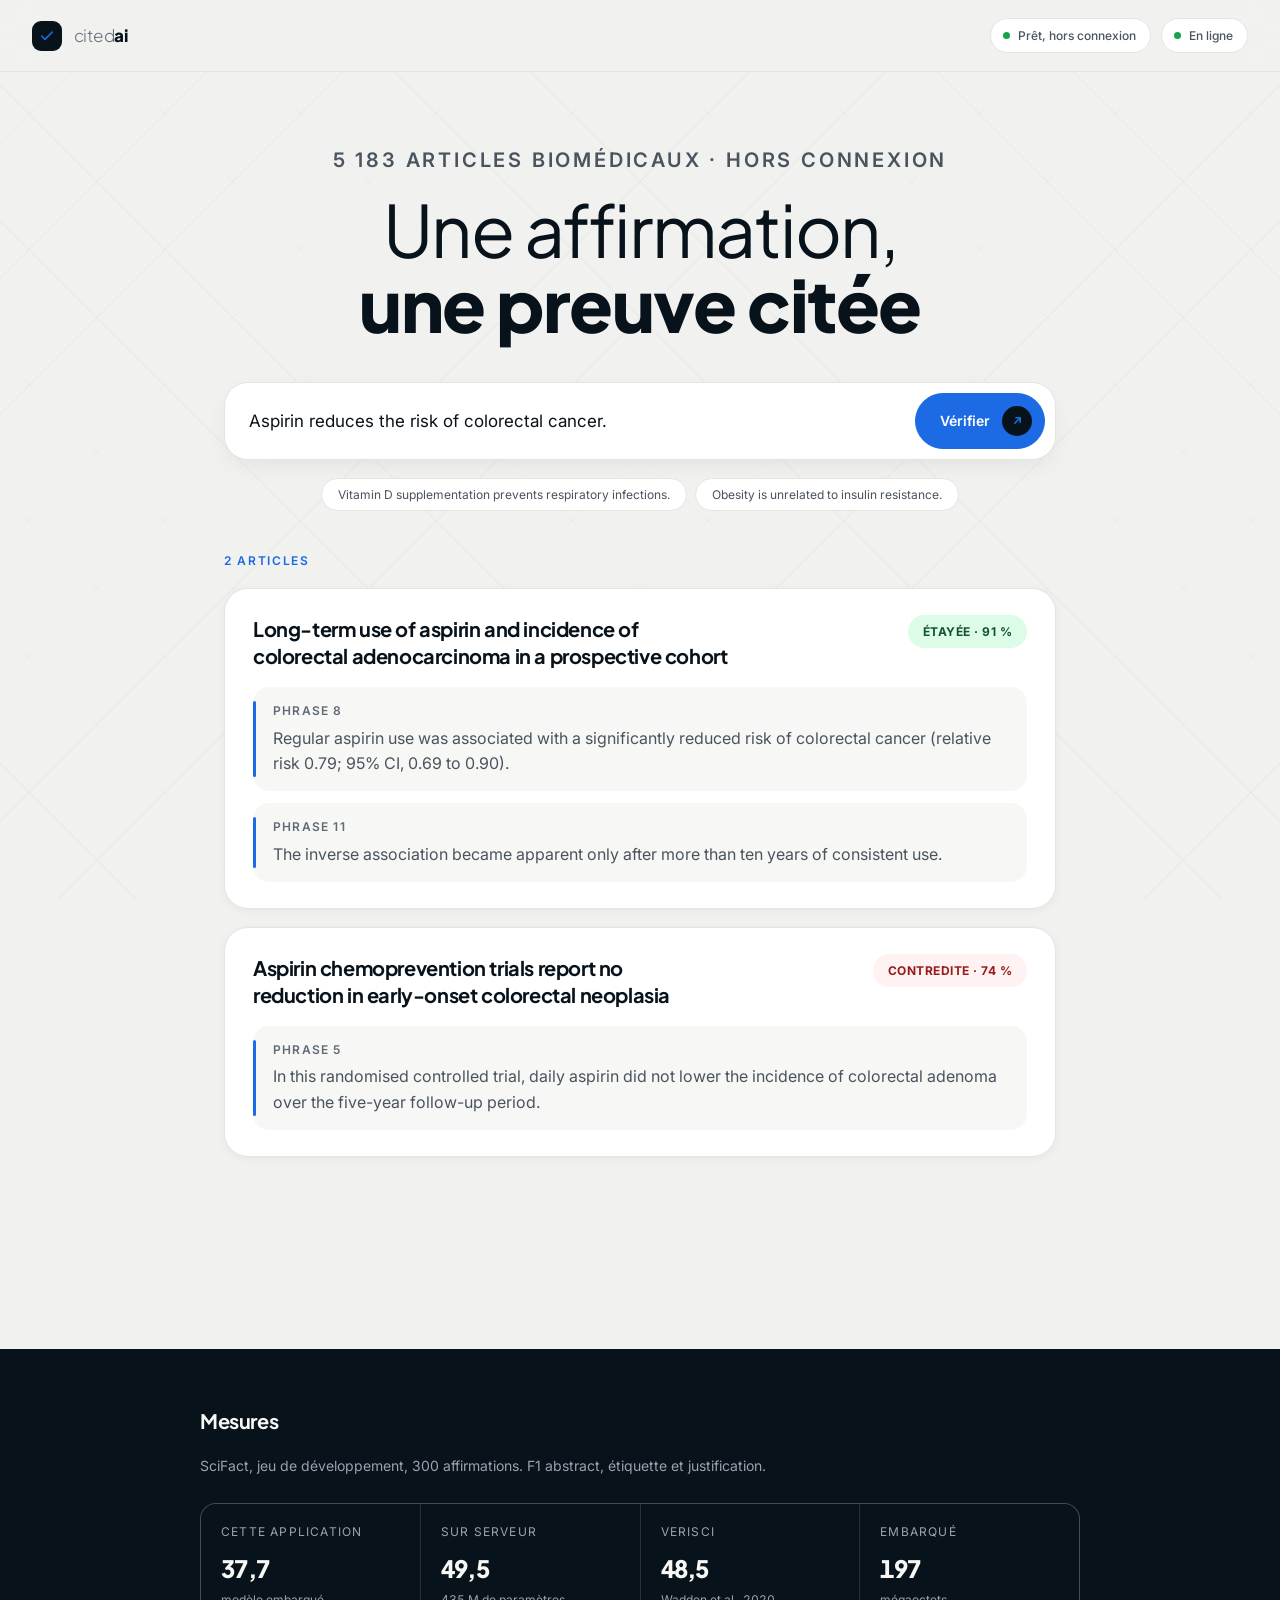
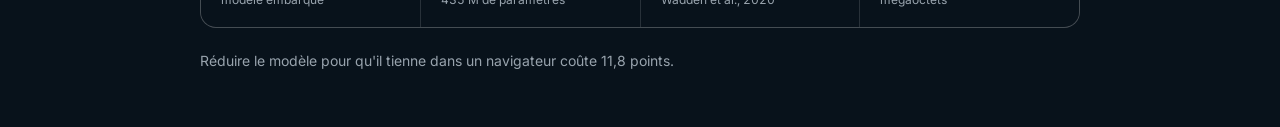
<file: app/apercu.html>
<!doctype html>
<html lang="fr">
<head>
<meta charset="utf-8">
<meta name="viewport" content="width=device-width, initial-scale=1">
<title>citedai — aperçu statique de l'interface</title>
<meta name="description" content="Vérifie une affirmation scientifique contre 5183 articles biomédicaux, hors connexion, en citant les phrases exactes.">
<link rel="preconnect" href="https://fonts.googleapis.com">
<link rel="preconnect" href="https://fonts.gstatic.com" crossorigin>
<link rel="stylesheet" href="https://fonts.googleapis.com/css2?family=Inter:wght@300..700&family=Plus+Jakarta+Sans:wght@300..800&display=swap">
<link rel="stylesheet" href="styles.css">
</head>
<body>
<div class="page">

<header class="barre">
  <div class="marque">
    <span class="sceau">
      <svg viewBox="0 0 24 24" fill="none" stroke="#1d6ae5" stroke-width="2.4"
           stroke-linecap="round" stroke-linejoin="round" aria-hidden="true">
        <path d="M20 6 9 17l-5-5"/>
      </svg>
    </span>
    <span class="mot"><span>cited</span>ai</span>
  </div>
  <div class="etats">
    <span class="etat" id="etat-modeles" data-actif="non">
      <span class="pastille"></span><span id="texte-modeles">Modèles non chargés</span>
    </span>
    <span class="etat" id="etat-reseau" data-actif="oui">
      <span class="pastille"></span><span id="texte-reseau">En ligne</span>
    </span>
  </div>
</header>

<main class="contenu">

  <section class="intro">
    <p class="eyebrow">5 183 articles biomédicaux · hors connexion</p>
    <h1>Une affirmation, <strong>une preuve citée</strong></h1>
  </section>

  <section class="chargement" id="chargement">
    <div class="anneau">
      <svg width="132" height="132" viewBox="0 0 132 132" aria-hidden="true">
        <circle class="rail" cx="66" cy="66" r="58" fill="none" stroke-width="9"></circle>
        <circle class="trait" id="trait" cx="66" cy="66" r="58" fill="none" stroke-width="9"
                stroke-dasharray="364.4" stroke-dashoffset="364.4"></circle>
      </svg>
      <div class="valeur" id="pourcentage">0 %</div>
    </div>
    <h2>Préparation</h2>
    <p>197 Mo, une seule fois.</p>
    <div class="pieces" id="pieces"></div>
  </section>

  <section id="interface" hidden>
    <form class="saisie" id="formulaire" autocomplete="off">
      <label class="sr" for="affirmation" hidden>Affirmation à vérifier</label>
      <input id="affirmation" type="text" placeholder="Écris une affirmation scientifique en anglais" required>
      <button class="bouton" type="submit" id="lancer">
        Vérifier
        <span class="fleche">
          <svg viewBox="0 0 24 24" fill="none" stroke="currentColor" stroke-width="3"
               stroke-linecap="round" stroke-linejoin="round" aria-hidden="true">
            <path d="M7 17 17 7M9 7h8v8"/>
          </svg>
        </span>
      </button>
    </form>

    <div class="exemples" id="exemples"></div>

    <div class="travail" id="travail" hidden>
      <span class="rotor"></span>
      <span id="texte-travail">Recherche dans le corpus…</span>
    </div>

    <div class="resultats" id="resultats"></div>
  </section>

</main>

<footer class="pied">
  <div class="dedans">
    <h2>Mesures</h2>
    <p>SciFact, jeu de développement, 300 affirmations. F1 abstract, étiquette et justification.</p>
    <dl class="mesures">
      <div class="mesure">
        <dt>Cette application</dt>
        <dd>37,7<small>modèle embarqué</small></dd>
      </div>
      <div class="mesure">
        <dt>Sur serveur</dt>
        <dd>49,5<small>435 M de paramètres</small></dd>
      </div>
      <div class="mesure">
        <dt>VeriSci</dt>
        <dd>48,5<small>Wadden et al., 2020</small></dd>
      </div>
      <div class="mesure">
        <dt>Embarqué</dt>
        <dd>197<small>mégaoctets</small></dd>
      </div>
    </dl>
    <p>Réduire le modèle pour qu'il tienne dans un navigateur coûte 11,8 points.</p>
  </div>
</footer>

</div>
<script>
document.getElementById('chargement').hidden = true;
document.getElementById('interface').hidden = false;
document.getElementById('etat-modeles').dataset.actif = 'oui';
document.getElementById('texte-modeles').textContent = 'Prêt, hors connexion';
document.getElementById('affirmation').value = 'Aspirin reduces the risk of colorectal cancer.';
document.getElementById('exemples').innerHTML =
  ['Vitamin D supplementation prevents respiratory infections.',
   'Obesity is unrelated to insulin resistance.']
  .map(e => `<button type="button">${e}</button>`).join('');
document.getElementById('resultats').innerHTML = `
  <p class="eyebrow">2 articles</p>
  <article class="article">
    <div class="haut">
      <h3>Long-term use of aspirin and incidence of colorectal adenocarcinoma in a prospective cohort</h3>
      <span class="verdict" data-type="SUPPORT">Étayée · 91 %</span>
    </div>
    <div class="citations">
      <div class="citation"><span class="rang">Phrase 8</span>
        Regular aspirin use was associated with a significantly reduced risk of colorectal cancer (relative risk 0.79; 95% CI, 0.69 to 0.90).</div>
      <div class="citation"><span class="rang">Phrase 11</span>
        The inverse association became apparent only after more than ten years of consistent use.</div>
    </div>
  </article>
  <article class="article">
    <div class="haut">
      <h3>Aspirin chemoprevention trials report no reduction in early-onset colorectal neoplasia</h3>
      <span class="verdict" data-type="CONTRADICT">Contredite · 74 %</span>
    </div>
    <div class="citations">
      <div class="citation"><span class="rang">Phrase 5</span>
        In this randomised controlled trial, daily aspirin did not lower the incidence of colorectal adenoma over the five-year follow-up period.</div>
    </div>
  </article>`;
</script>
</body>
</html>
</file>
<file: app/styles.css>
/* Système repris d'Abdusalam Academy, gamme or remplacée par une gamme bleue. */

:root {
  --neutral-0: #ffffff;
  --neutral-50: #f7f7f5;
  --neutral-100: #f1f1ef;
  --neutral-200: #e4e4e1;
  --neutral-300: #d2d2ce;
  --neutral-400: #a4aab1;
  --neutral-500: #5f6b76;
  --neutral-600: #4a545e;
  --neutral-on-ink: #98a3ad;

  --ink-600: #333d45;
  --ink-700: #222b32;
  --ink-800: #151f28;
  --ink-900: #08121b;
  --ink-950: #050c13;

  --blue-100: #e7f0fd;
  --blue-200: #c6dbfa;
  --blue-400: #4a8bf0;
  --blue-500: #1d6ae5;
  --blue-600: #164fae;

  --accent: var(--blue-500);
  --accent-hover: var(--blue-400);
  --accent-pressed: var(--blue-600);
  --accent-soft: var(--blue-100);
  --on-accent: #ffffff;

  --etaye: #16a34a;
  --etaye-soft: #dcfce7;
  --contredit: #ef4444;
  --contredit-soft: #fef2f2;

  --surface-page: var(--neutral-100);
  --surface-raised: var(--neutral-0);
  --surface-sunken: var(--neutral-200);
  --surface-inverse: var(--ink-900);

  --text-strong: var(--ink-900);
  --text-body: var(--neutral-600);
  --text-muted: var(--neutral-500);
  --text-on-inverse: var(--neutral-50);

  --border-subtle: var(--neutral-200);
  --border-default: var(--neutral-300);
  --border-inverse: rgba(241, 241, 239, 0.14);

  --radius-xs: 6px;
  --radius-sm: 10px;
  --radius-md: 16px;
  --radius-lg: 24px;
  --radius-xl: 32px;
  --radius-2xl: 40px;
  --radius-pill: 999px;

  --shadow-xs: 0 1px 2px rgba(8, 18, 27, 0.04);
  --shadow-sm: 0 2px 8px rgba(8, 18, 27, 0.05);
  --shadow-md: 0 8px 24px -6px rgba(8, 18, 27, 0.08);
  --shadow-lg: 0 20px 48px -16px rgba(8, 18, 27, 0.14);
  --shadow-xl: 0 36px 72px -24px rgba(8, 18, 27, 0.2);
  --shadow-accent: 0 12px 32px -10px rgba(29, 106, 229, 0.45);

  --font-display: 'Plus Jakarta Sans', 'Inter', system-ui, sans-serif;
  --font-body: 'Inter', system-ui, -apple-system, 'Segoe UI', sans-serif;

  --text-xs: 0.75rem;
  --text-sm: 0.875rem;
  --text-base: 1rem;
  --text-md: 1.0625rem;
  --text-lg: clamp(1.125rem, 0.3vw + 1.05rem, 1.25rem);
  --text-2xl: clamp(1.75rem, 1.2vw + 1.45rem, 2.25rem);
  --text-3xl: clamp(2rem, 2.4vw + 1.4rem, 3.25rem);
  --text-4xl: clamp(2.5rem, 4vw + 1.4rem, 4.5rem);
}

* { box-sizing: border-box; }

html { -webkit-text-size-adjust: 100%; }

body {
  margin: 0;
  background: var(--surface-page);
  color: var(--text-body);
  font-family: var(--font-body);
  font-size: var(--text-md);
  line-height: 1.6;
  -webkit-font-smoothing: antialiased;
}

/* Trame diagonale discrète, comme sur la référence. */
body::before {
  content: "";
  position: fixed;
  inset: 0;
  pointer-events: none;
  z-index: 0;
  background-image:
    repeating-linear-gradient(45deg, rgba(8,18,27,.022) 0 1px, transparent 1px 96px),
    repeating-linear-gradient(-45deg, rgba(8,18,27,.022) 0 1px, transparent 1px 96px);
}

.page { position: relative; z-index: 1; }

h1, h2, h3 {
  font-family: var(--font-display);
  color: var(--text-strong);
  letter-spacing: -0.02em;
  margin: 0;
}

.eyebrow {
  font-family: var(--font-body);
  font-size: var(--text-xs);
  font-weight: 600;
  letter-spacing: 0.14em;
  text-transform: uppercase;
  color: var(--accent);
  margin: 0;
}

/* ---------- en-tête ---------- */

.barre {
  position: sticky;
  top: 0;
  z-index: 20;
  display: flex;
  align-items: center;
  justify-content: space-between;
  gap: 20px;
  padding: 18px 32px;
  background: rgba(241, 241, 239, 0.86);
  backdrop-filter: blur(12px);
  border-bottom: 1px solid var(--border-subtle);
}

.marque {
  display: flex;
  align-items: center;
  gap: 12px;
  font-family: var(--font-display);
  font-weight: 800;
  font-size: 1.0625rem;
  color: var(--text-strong);
  letter-spacing: -0.02em;
}

.marque .sceau {
  width: 30px;
  height: 30px;
  border-radius: 9px;
  background: var(--ink-900);
  display: grid;
  place-items: center;
  flex: none;
}

.marque .sceau svg { width: 16px; height: 16px; }

.marque .mot { letter-spacing: -0.03em; }
.marque .mot span { font-weight: 300; color: var(--text-muted); }

.etats { display: flex; align-items: center; gap: 10px; }

.etat {
  display: inline-flex;
  align-items: center;
  gap: 8px;
  padding: 7px 14px 7px 12px;
  border-radius: var(--radius-pill);
  background: var(--surface-raised);
  border: 1px solid var(--border-subtle);
  font-size: var(--text-xs);
  font-weight: 500;
  color: var(--text-body);
  white-space: nowrap;
}

.etat .pastille {
  width: 7px;
  height: 7px;
  border-radius: 50%;
  background: var(--neutral-400);
  flex: none;
}

.etat[data-actif="oui"] .pastille { background: var(--etaye); }
.etat[data-actif="non"] .pastille { background: var(--neutral-400); }
.etat[data-actif="attente"] .pastille {
  background: var(--accent);
  animation: pulse 1.6s ease-in-out infinite;
}

@keyframes pulse {
  0%, 100% { opacity: 1; transform: scale(1); }
  50% { opacity: .35; transform: scale(.78); }
}

/* ---------- contenu ---------- */

.contenu {
  max-width: 880px;
  margin: 0 auto;
  padding: 72px 24px 96px;
}

.intro { text-align: center; margin-bottom: 40px; }

.intro h1 {
  font-size: var(--text-4xl);
  font-weight: 400;
  line-height: 1.04;
  text-wrap: balance;
  margin: 16px 0 0;
}

.intro h1 strong { font-weight: 800; }

.intro p {
  max-width: 34em;
  margin: 0 auto;
  color: var(--text-body);
  font-size: var(--text-lg);
}

/* ---------- saisie ---------- */

.saisie {
  background: var(--surface-raised);
  border: 1px solid var(--border-subtle);
  border-radius: var(--radius-lg);
  box-shadow: var(--shadow-md);
  padding: 10px 10px 10px 24px;
  display: flex;
  align-items: center;
  gap: 14px;
  transition: border-color .18s ease, box-shadow .18s ease;
}

.saisie:focus-within {
  border-color: var(--accent);
  box-shadow: var(--shadow-md), 0 0 0 4px var(--accent-soft);
}

.saisie input {
  flex: 1;
  min-width: 0;
  border: 0;
  outline: 0;
  background: transparent;
  font-family: var(--font-body);
  font-size: var(--text-md);
  color: var(--text-strong);
  padding: 14px 0;
}

.saisie input::placeholder { color: var(--neutral-400); }

.bouton {
  display: inline-flex;
  align-items: center;
  gap: 12px;
  padding: 12px 12px 12px 24px;
  border: 1px solid var(--accent);
  border-radius: var(--radius-pill);
  background: var(--accent);
  color: var(--on-accent);
  font-family: var(--font-body);
  font-size: var(--text-sm);
  font-weight: 600;
  cursor: pointer;
  white-space: nowrap;
  transition: background .18s ease, border-color .18s ease, transform .18s ease;
}

.bouton:hover:not(:disabled) {
  background: var(--accent-hover);
  border-color: var(--accent-hover);
}

.bouton:active:not(:disabled) { transform: translateY(1px); }

.bouton:disabled { opacity: .45; cursor: not-allowed; }

.bouton:focus-visible { outline: 2px solid var(--ink-900); outline-offset: 3px; }

.bouton .fleche {
  width: 30px;
  height: 30px;
  border-radius: 50%;
  background: var(--ink-900);
  color: var(--accent);
  display: grid;
  place-items: center;
  flex: none;
}

.bouton .fleche svg { width: 13px; height: 13px; }

.exemples {
  display: flex;
  flex-wrap: wrap;
  gap: 8px;
  justify-content: center;
  margin-top: 18px;
}

.exemples button {
  border: 1px solid var(--border-subtle);
  background: var(--surface-raised);
  color: var(--text-body);
  border-radius: var(--radius-pill);
  padding: 8px 16px;
  font-family: var(--font-body);
  font-size: var(--text-xs);
  cursor: pointer;
  transition: border-color .18s ease, color .18s ease;
}

.exemples button:hover { border-color: var(--accent); color: var(--text-strong); }

/* ---------- chargement ---------- */

.chargement {
  background: var(--surface-raised);
  border: 1px solid var(--border-subtle);
  border-radius: var(--radius-lg);
  box-shadow: var(--shadow-lg);
  padding: 44px 40px 36px;
  text-align: center;
}

.anneau { position: relative; width: 132px; height: 132px; margin: 0 auto 26px; }

.anneau svg { transform: rotate(-90deg); display: block; }

.anneau .rail { stroke: var(--surface-sunken); }

.anneau .trait {
  stroke: var(--accent);
  stroke-linecap: round;
  transition: stroke-dashoffset .35s ease;
}

.anneau .valeur {
  position: absolute;
  inset: 0;
  display: grid;
  place-items: center;
  font-family: var(--font-display);
  font-size: 1.75rem;
  font-weight: 800;
  color: var(--text-strong);
  letter-spacing: -0.03em;
  font-variant-numeric: tabular-nums;
}

.chargement h2 { font-size: var(--text-2xl); font-weight: 700; margin-bottom: 8px; }

.chargement > p {
  margin: 0 auto 28px;
  color: var(--text-muted);
  font-size: var(--text-sm);
}

.pieces { display: grid; gap: 14px; text-align: left; }

.piece {
  display: grid;
  grid-template-columns: 1fr auto;
  gap: 4px 16px;
  align-items: baseline;
}

.piece .nom {
  font-size: var(--text-sm);
  font-weight: 500;
  color: var(--text-strong);
}

.piece .poids {
  font-size: var(--text-xs);
  color: var(--text-muted);
  font-variant-numeric: tabular-nums;
}

.piece .rail {
  grid-column: 1 / -1;
  height: 4px;
  border-radius: var(--radius-pill);
  background: var(--surface-sunken);
  overflow: hidden;
}

.piece .rail i {
  display: block;
  height: 100%;
  width: 0;
  border-radius: inherit;
  background: var(--accent);
  transition: width .3s ease;
}

.piece[data-fini="oui"] .rail i { background: var(--etaye); }

/* ---------- résultats ---------- */

.resultats { display: grid; gap: 18px; margin-top: 40px; }

.entete-resultats {
  display: flex;
  align-items: baseline;
  justify-content: space-between;
  gap: 16px;
  flex-wrap: wrap;
}

.entete-resultats p { margin: 0; font-size: var(--text-sm); color: var(--text-muted); }

.article {
  background: var(--surface-raised);
  border: 1px solid var(--border-subtle);
  border-radius: var(--radius-lg);
  box-shadow: var(--shadow-sm);
  padding: 26px 28px;
}

.article .haut {
  display: flex;
  align-items: flex-start;
  justify-content: space-between;
  gap: 18px;
  margin-bottom: 14px;
}

.article h3 {
  font-size: var(--text-lg);
  font-weight: 700;
  line-height: 1.35;
  text-wrap: balance;
}

.verdict {
  display: inline-flex;
  align-items: center;
  gap: 8px;
  padding: 7px 15px;
  border-radius: var(--radius-pill);
  font-size: var(--text-xs);
  font-weight: 700;
  letter-spacing: 0.04em;
  text-transform: uppercase;
  white-space: nowrap;
  flex: none;
}

.verdict[data-type="SUPPORT"] { background: var(--etaye-soft); color: #14532d; }
.verdict[data-type="CONTRADICT"] { background: var(--contredit-soft); color: #991b1b; }

.citations { display: grid; gap: 12px; margin-top: 18px; }

.citation {
  position: relative;
  padding: 14px 18px 14px 20px;
  background: var(--neutral-50);
  border-radius: var(--radius-md);
  font-size: var(--text-base);
  line-height: 1.62;
  color: var(--text-body);
}

.citation::before {
  content: "";
  position: absolute;
  left: 0;
  top: 14px;
  bottom: 14px;
  width: 3px;
  border-radius: var(--radius-pill);
  background: var(--accent);
}

.citation .rang {
  display: block;
  font-size: var(--text-xs);
  font-weight: 600;
  letter-spacing: 0.1em;
  text-transform: uppercase;
  color: var(--text-muted);
  margin-bottom: 5px;
}

.rien {
  border: 1px dashed var(--border-default);
  border-radius: var(--radius-lg);
  padding: 28px 32px;
  text-align: center;
  color: var(--text-muted);
  font-size: var(--text-base);
}

/* ---------- recherche en cours ---------- */

.travail {
  display: flex;
  align-items: center;
  gap: 14px;
  padding: 20px 24px;
  background: var(--surface-raised);
  border: 1px solid var(--border-subtle);
  border-radius: var(--radius-lg);
  box-shadow: var(--shadow-sm);
  font-size: var(--text-sm);
  color: var(--text-body);
}

.rotor {
  width: 20px;
  height: 20px;
  border-radius: 50%;
  border: 2px solid var(--surface-sunken);
  border-top-color: var(--accent);
  animation: tourne .8s linear infinite;
  flex: none;
}

@keyframes tourne { to { transform: rotate(360deg); } }

/* ---------- pied ---------- */

.pied {
  background: var(--surface-inverse);
  color: var(--neutral-on-ink);
  padding: 56px 24px 40px;
  margin-top: 96px;
}

.pied .dedans { max-width: 880px; margin: 0 auto; }

.pied h2 {
  color: var(--text-on-inverse);
  font-size: var(--text-lg);
  font-weight: 700;
  margin-bottom: 18px;
}

.pied p { font-size: var(--text-sm); max-width: 56em; }

.mesures {
  display: grid;
  grid-template-columns: repeat(auto-fit, minmax(150px, 1fr));
  gap: 1px;
  background: var(--border-inverse);
  border: 1px solid var(--border-inverse);
  border-radius: var(--radius-md);
  overflow: hidden;
  margin: 26px 0 22px;
}

.mesure {
  background: var(--ink-900);
  padding: 18px 20px;
  display: flex;
  flex-direction: column;
  justify-content: flex-end;
}

.mesure dt {
  font-size: var(--text-xs);
  letter-spacing: 0.1em;
  text-transform: uppercase;
  color: var(--neutral-on-ink);
  margin-bottom: 7px;
}

.mesure dd {
  margin: 0;
  font-family: var(--font-display);
  font-size: 1.5rem;
  font-weight: 800;
  color: var(--text-on-inverse);
  letter-spacing: -0.03em;
  font-variant-numeric: tabular-nums;
}

.mesure dd small {
  display: block;
  font-family: var(--font-body);
  font-size: var(--text-xs);
  font-weight: 400;
  letter-spacing: 0;
  color: var(--neutral-on-ink);
  margin-top: 3px;
}

[hidden] { display: none !important; }

@media (max-width: 720px) {
  .barre { padding: 14px 18px; flex-wrap: wrap; }
  .etats { width: 100%; }
  .contenu { padding: 48px 18px 72px; }
  .saisie { flex-direction: column; align-items: stretch; padding: 18px; gap: 12px; }
  .saisie input { padding: 4px 0; }
  .bouton { justify-content: center; }
  .article .haut { flex-direction: column; }
  .chargement { padding: 32px 22px 28px; }
}

@media (prefers-reduced-motion: reduce) {
  *, *::before, *::after { animation-duration: .01ms !important; transition-duration: .01ms !important; }
}
</file>
